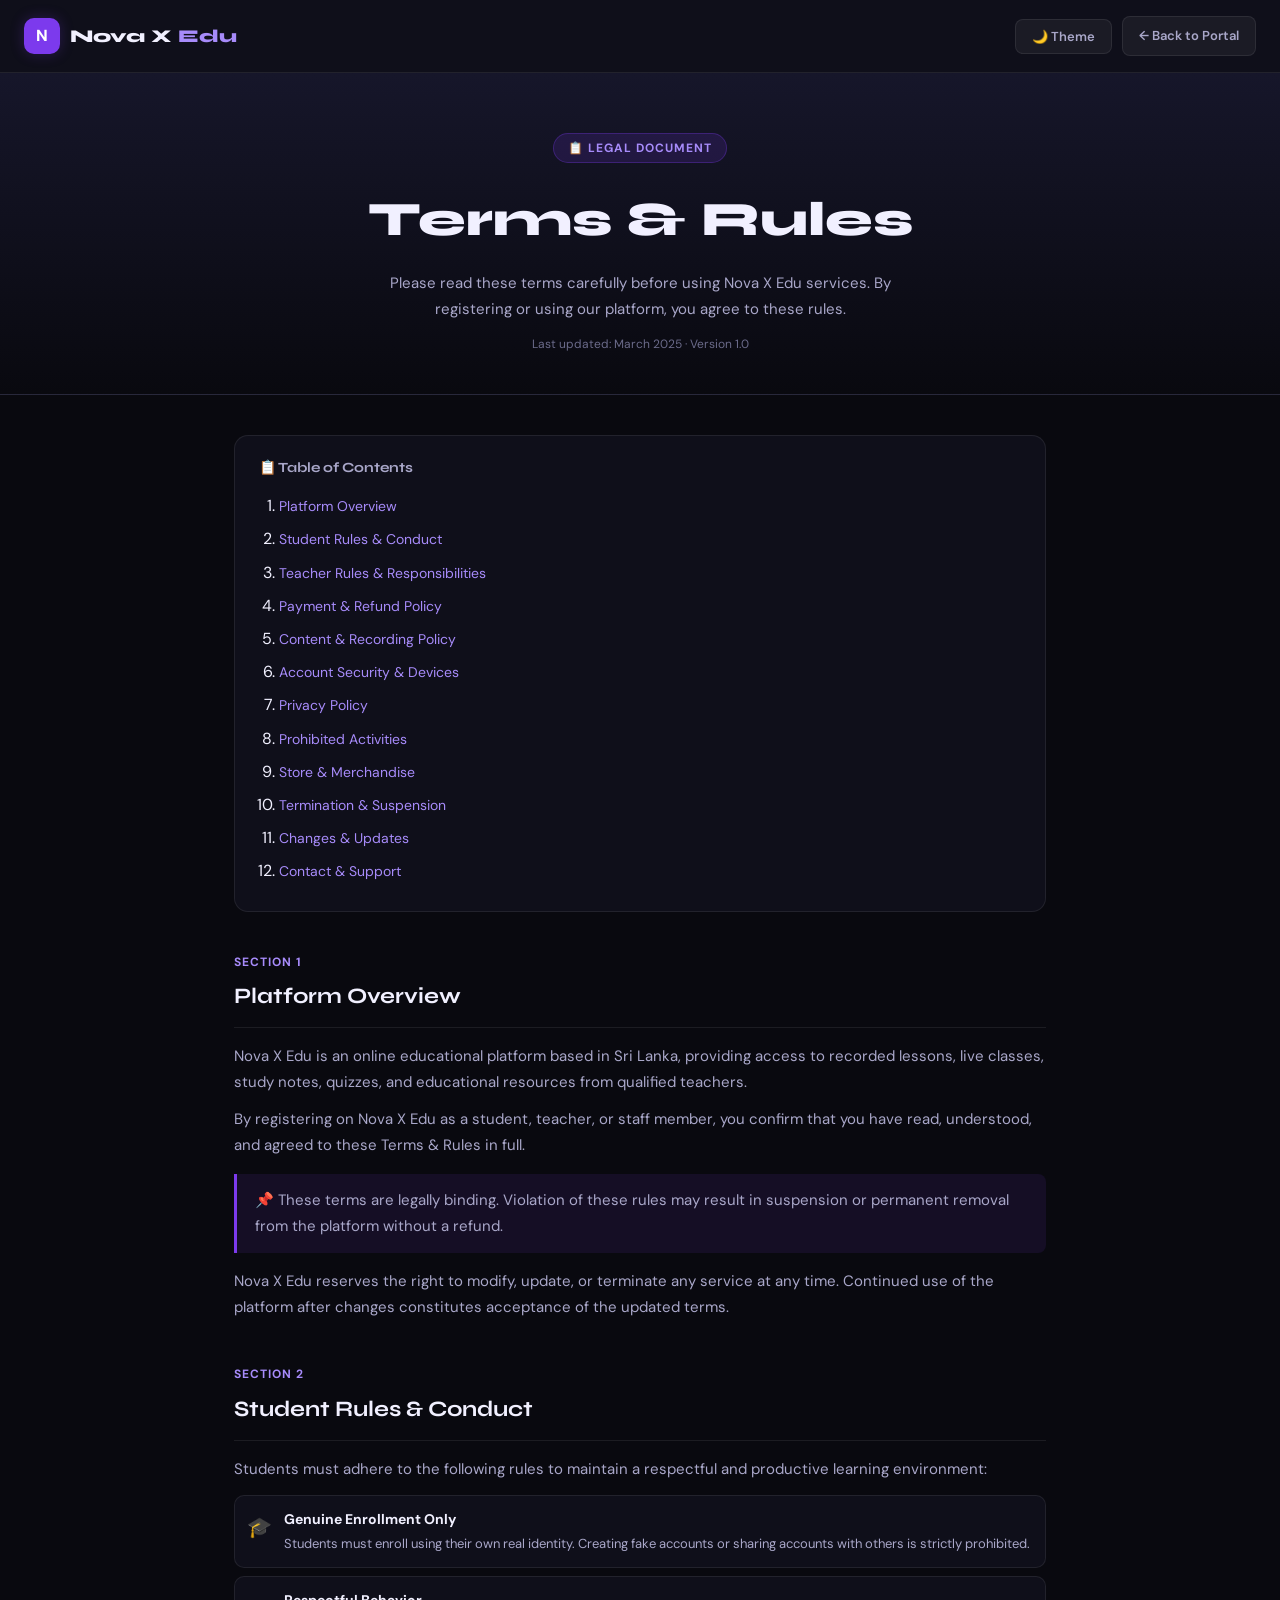
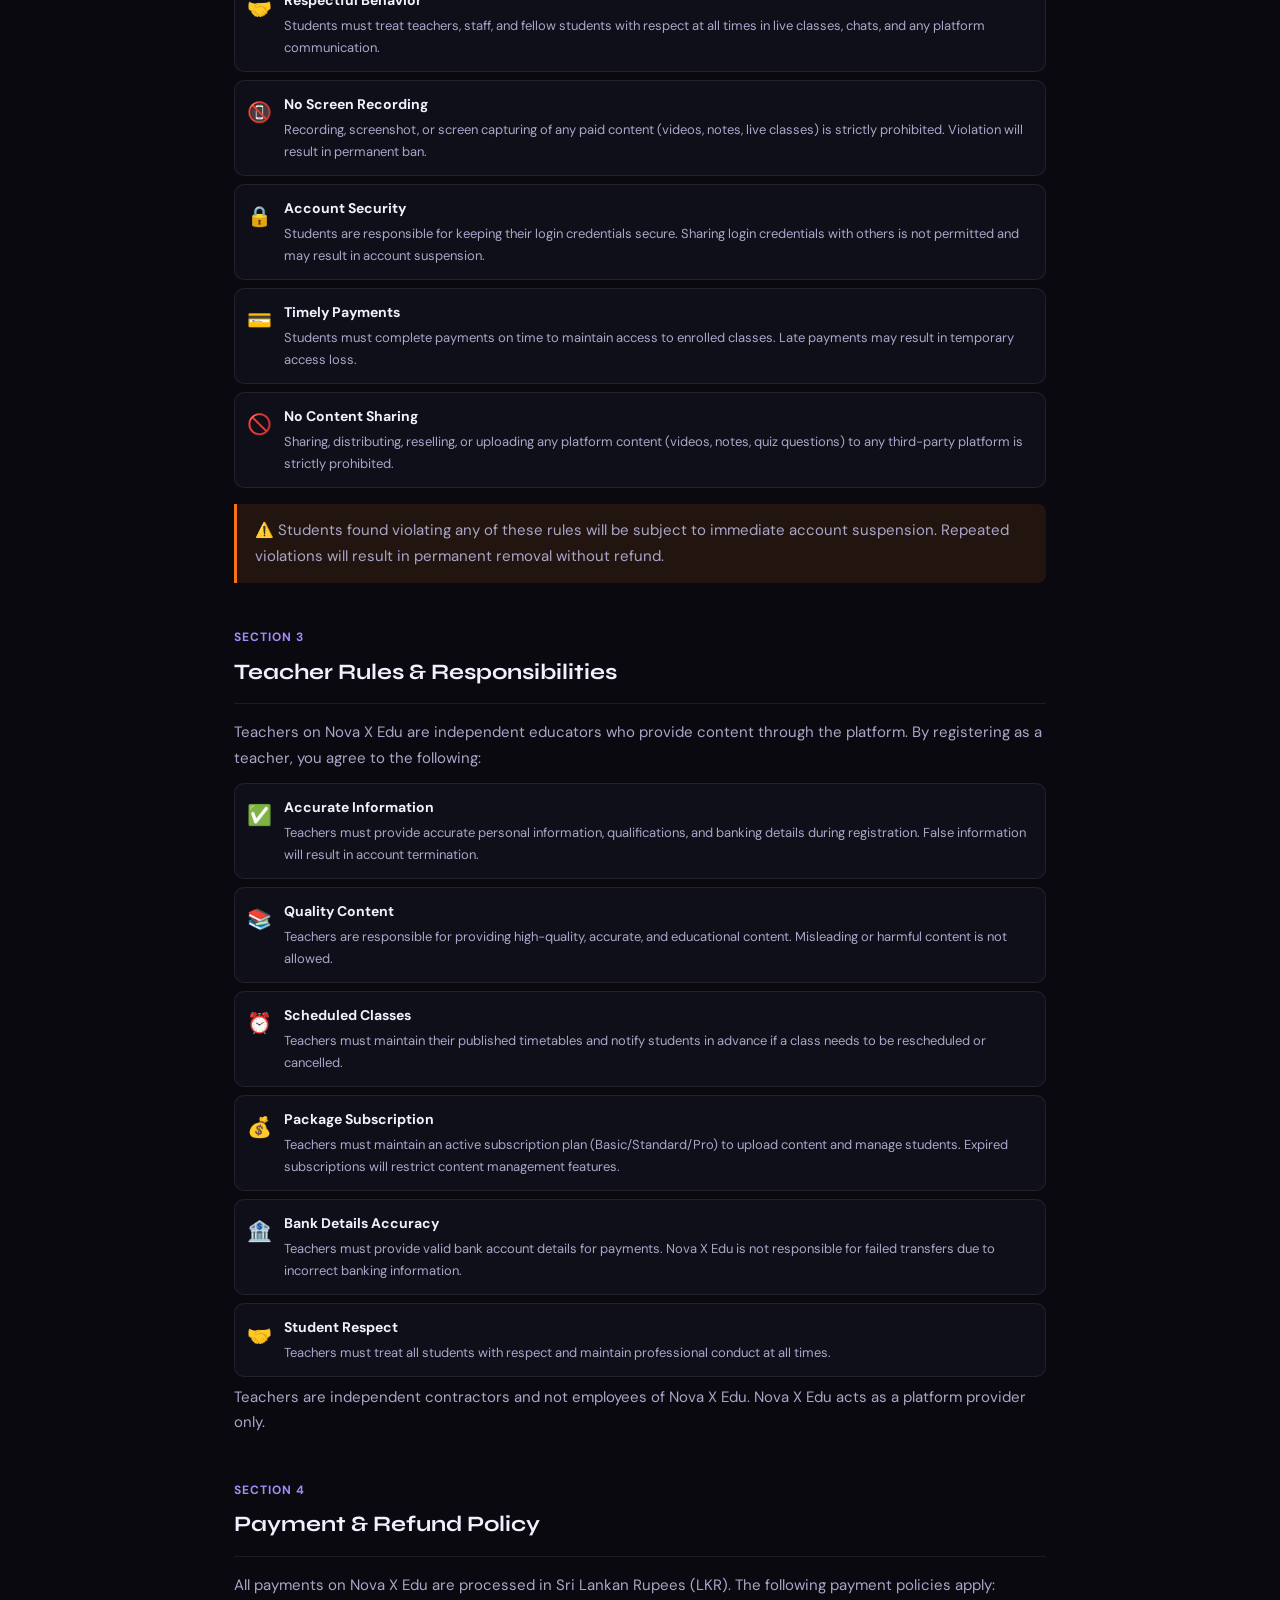
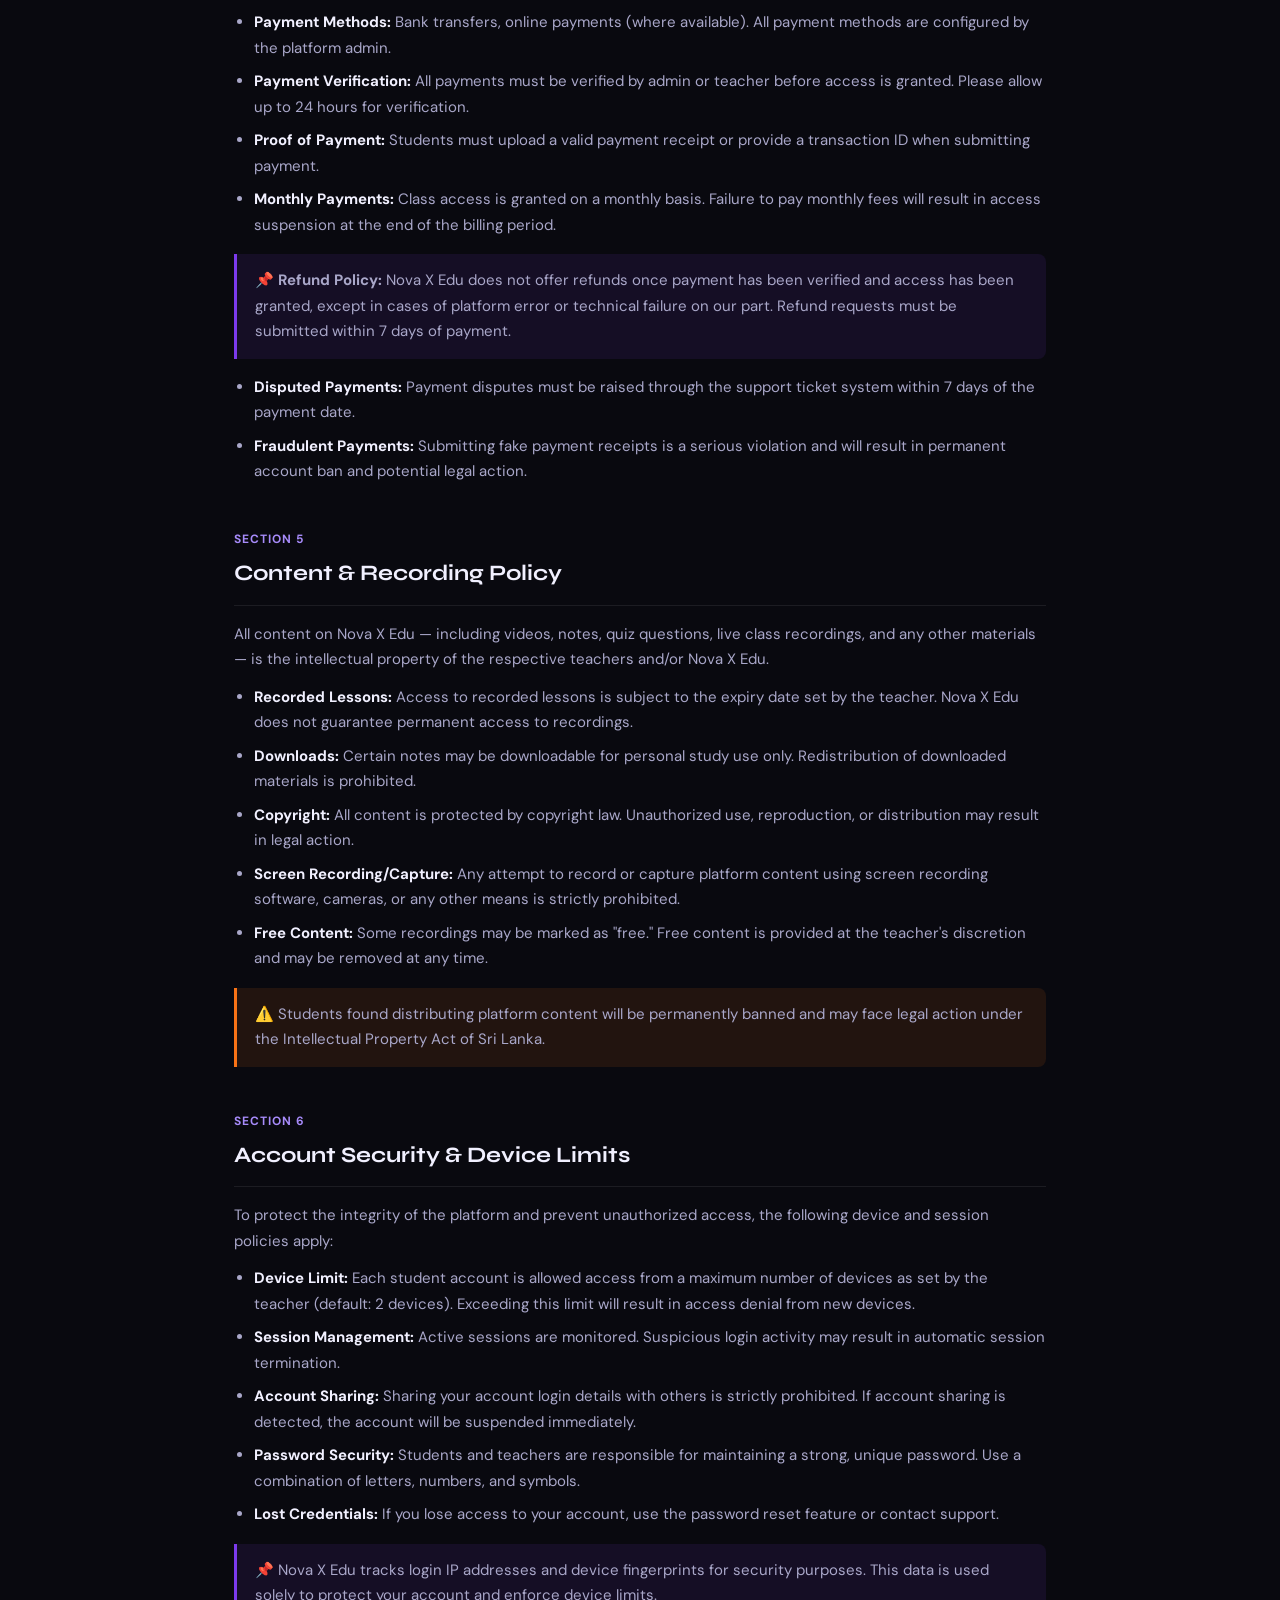
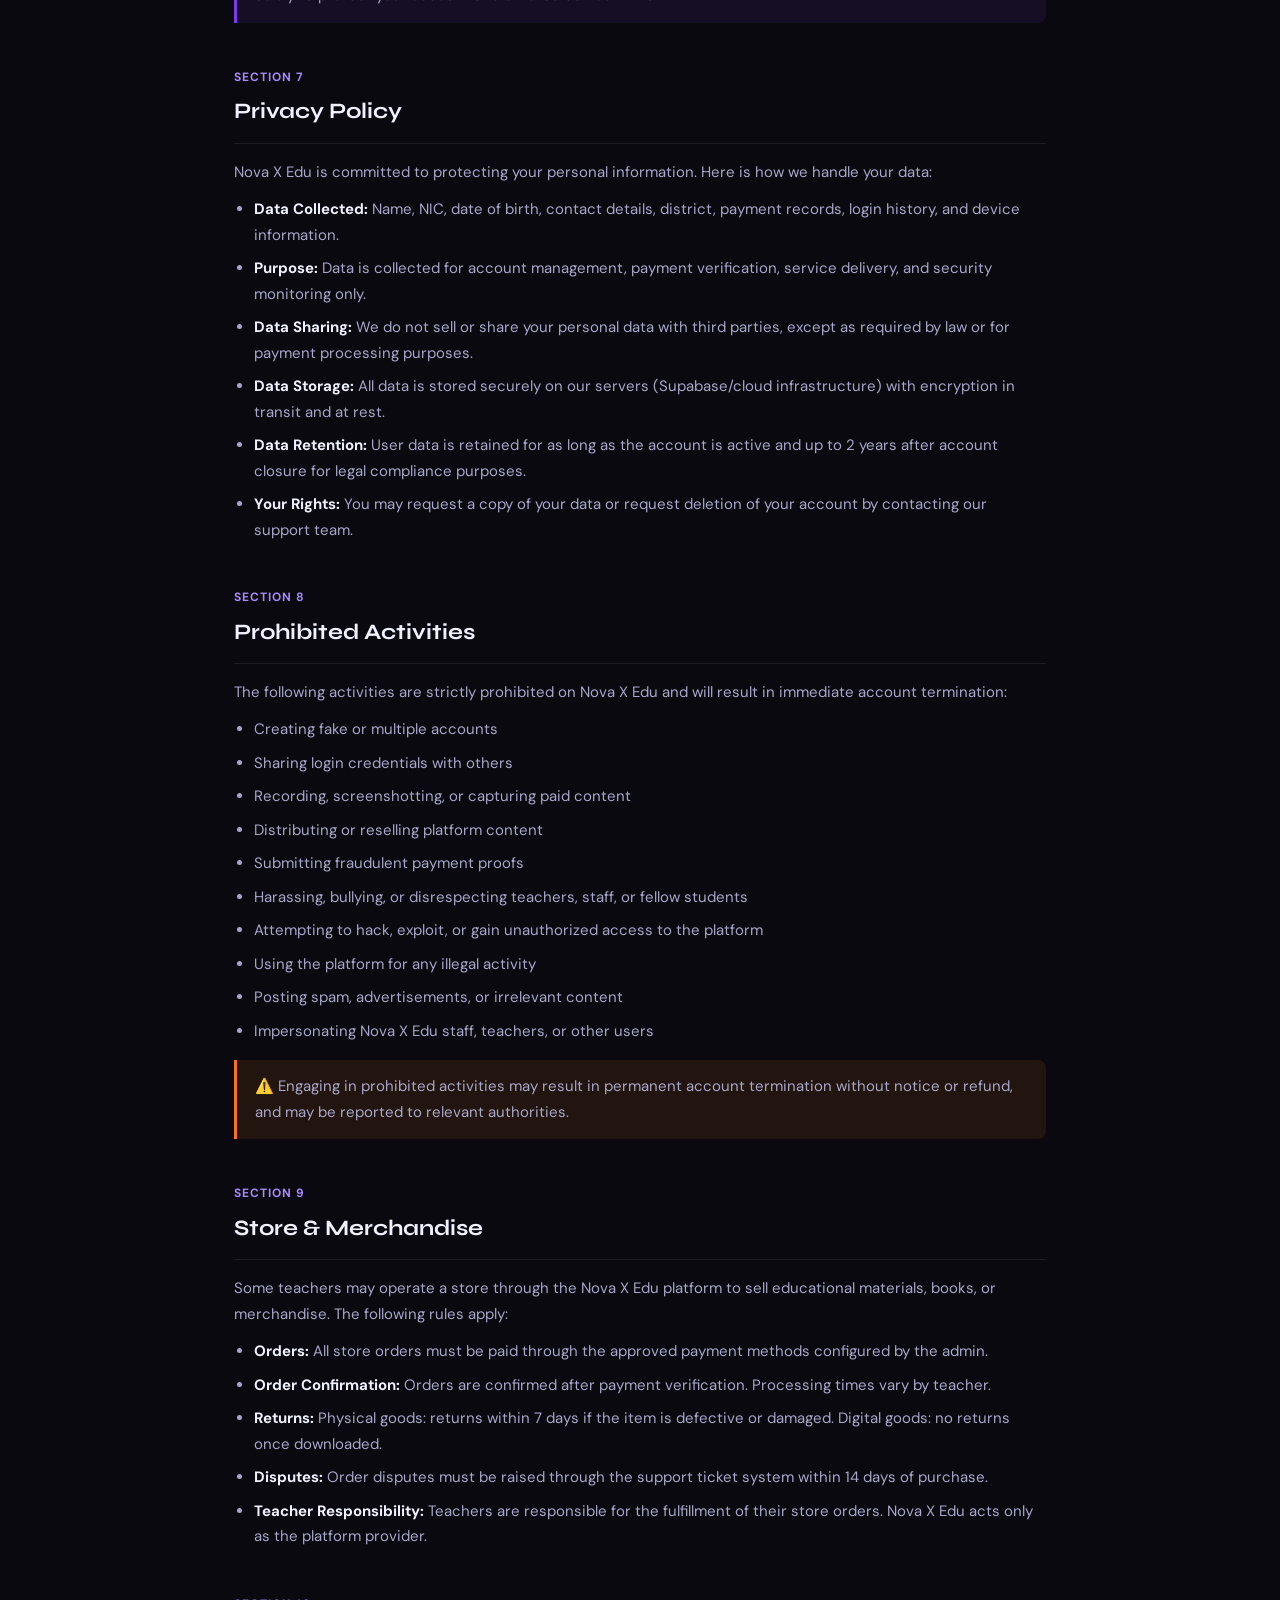
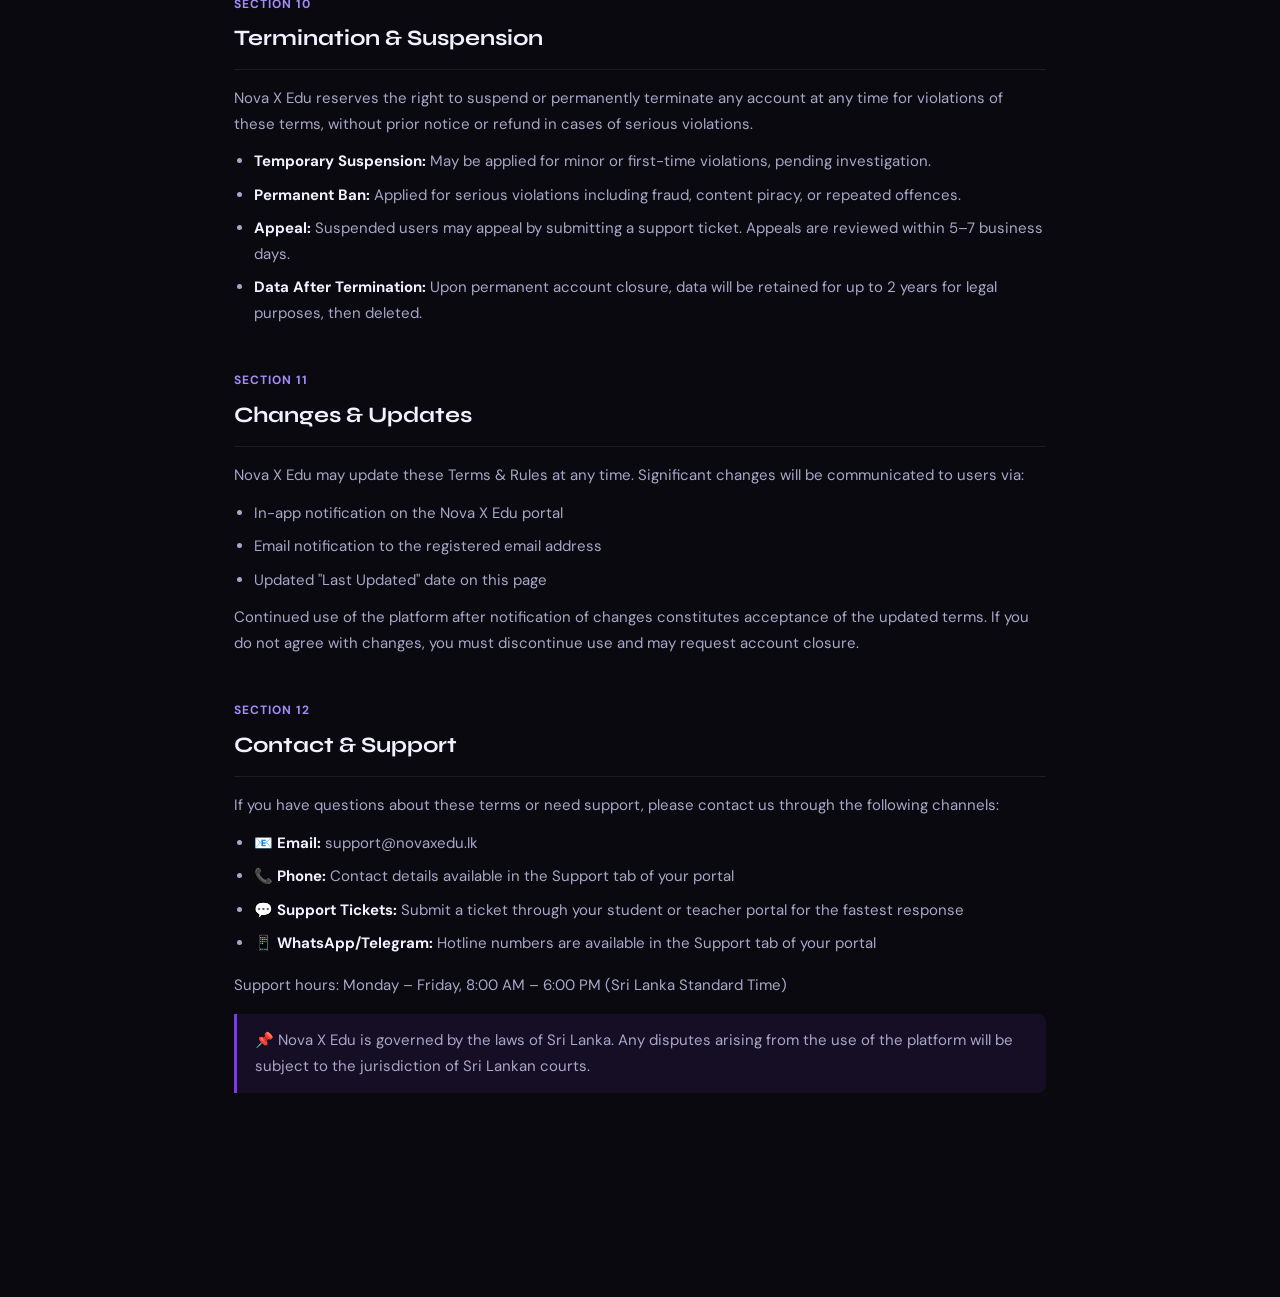
<file: rules.html>
<!DOCTYPE html>
<html lang="en" data-theme="dark">
<head>
  <meta charset="UTF-8" />
  <meta name="viewport" content="width=device-width, initial-scale=1.0" />
  <title>Terms & Rules — Nova X Edu</title>
  <link rel="preconnect" href="https://fonts.googleapis.com" />
  <link href="https://fonts.googleapis.com/css2?family=Syne:wght@400;600;700;800&family=DM+Sans:ital,wght@0,300;0,400;0,500;1,300&display=swap" rel="stylesheet" />
  <style>
    :root { --brand: #7C3AED; --brand-light: #A78BFA; --brand-glow: rgba(124,58,237,0.25); }
    [data-theme="dark"] {
      --bg: #09090F; --bg2: #0F0F1A; --bg3: #16162A;
      --border: rgba(255,255,255,0.08); --text: #F1F0FF; --text2: #A9A7C9; --text3: #6B6B8A;
    }
    [data-theme="light"] {
      --bg: #F4F3FF; --bg2: #FFFFFF; --bg3: #EDE9FE;
      --border: rgba(0,0,0,0.08); --text: #1A1133; --text2: #4C3D8A; --text3: #7C6FAF;
    }
    *, *::before, *::after { box-sizing: border-box; margin: 0; padding: 0; }
    body { font-family: 'DM Sans', sans-serif; background: var(--bg); color: var(--text); line-height: 1.7; }
    h1,h2,h3 { font-family: 'Syne', sans-serif; }

    header {
      background: var(--bg2); border-bottom: 1px solid var(--border);
      padding: 16px 24px; display: flex; align-items: center; justify-content: space-between; position: sticky; top: 0; z-index: 10;
    }
    .logo { display: flex; align-items: center; gap: 10px; text-decoration: none; color: inherit; }
    .logo-icon { width: 36px; height: 36px; border-radius: 10px; background: var(--brand); display: flex; align-items: center; justify-content: center; font-size: 16px; font-weight: 800; color: white; box-shadow: 0 0 14px var(--brand-glow); }
    .logo-text { font-family: 'Syne', sans-serif; font-weight: 800; font-size: 18px; }
    .logo-text span { color: var(--brand-light); }
    .header-actions { display: flex; gap: 10px; align-items: center; }
    .btn { display: inline-flex; align-items: center; gap: 6px; padding: 8px 16px; border-radius: 8px; font-size: 13px; font-weight: 600; cursor: pointer; border: none; font-family: inherit; transition: all 0.2s; text-decoration: none; }
    .btn-ghost { background: rgba(255,255,255,0.05); color: var(--text2); border: 1px solid var(--border); }
    .btn-ghost:hover { color: var(--text); background: rgba(255,255,255,0.1); }
    .btn-primary { background: var(--brand); color: white; box-shadow: 0 4px 14px var(--brand-glow); }
    .btn-primary:hover { filter: brightness(1.1); }

    .hero {
      text-align: center; padding: 60px 24px 40px;
      background: linear-gradient(180deg, var(--bg3) 0%, var(--bg) 100%);
      border-bottom: 1px solid var(--border);
    }
    .hero-badge { display: inline-flex; align-items: center; gap: 6px; background: rgba(124,58,237,0.15); color: var(--brand-light); border: 1px solid rgba(124,58,237,0.3); border-radius: 20px; padding: 4px 14px; font-size: 12px; font-weight: 700; letter-spacing: 1px; text-transform: uppercase; margin-bottom: 16px; }
    .hero h1 { font-size: clamp(28px,5vw,48px); font-weight: 800; margin-bottom: 10px; }
    .hero p { color: var(--text2); font-size: 15px; max-width: 560px; margin: 0 auto; }
    .last-updated { margin-top: 12px; font-size: 12px; color: var(--text3); }

    .container { max-width: 860px; margin: 0 auto; padding: 40px 24px 80px; }

    .toc { background: var(--bg2); border: 1px solid var(--border); border-radius: 14px; padding: 20px 24px; margin-bottom: 40px; }
    .toc h3 { font-size: 14px; font-weight: 700; margin-bottom: 12px; color: var(--text2); }
    .toc ol { padding-left: 20px; }
    .toc li { margin: 6px 0; }
    .toc a { color: var(--brand-light); font-size: 14px; text-decoration: none; }
    .toc a:hover { text-decoration: underline; }

    .section { margin-bottom: 44px; scroll-margin-top: 80px; }
    .section-num { font-size: 12px; font-weight: 700; color: var(--brand-light); text-transform: uppercase; letter-spacing: 1px; margin-bottom: 6px; }
    .section h2 { font-size: 22px; font-weight: 700; margin-bottom: 16px; padding-bottom: 12px; border-bottom: 1px solid var(--border); }
    .section p { color: var(--text2); font-size: 15px; margin-bottom: 12px; }
    .section ul, .section ol { padding-left: 20px; margin-bottom: 12px; }
    .section li { color: var(--text2); font-size: 15px; margin: 8px 0; }
    .section li b { color: var(--text); }

    .highlight { background: rgba(124,58,237,0.1); border-left: 3px solid var(--brand); border-radius: 0 8px 8px 0; padding: 14px 18px; margin: 16px 0; }
    .highlight p { margin: 0; }
    .warn-box { background: rgba(249,115,22,0.1); border-left: 3px solid #F97316; border-radius: 0 8px 8px 0; padding: 14px 18px; margin: 16px 0; }
    .warn-box p { margin: 0; color: var(--text2); }

    .rule-item { display: flex; gap: 12px; align-items: flex-start; padding: 12px; border-radius: 10px; border: 1px solid var(--border); margin-bottom: 8px; background: var(--bg2); }
    .rule-icon { font-size: 20px; flex-shrink: 0; margin-top: 2px; }
    .rule-title { font-weight: 700; font-size: 14px; margin-bottom: 2px; }
    .rule-desc { font-size: 13px; color: var(--text2); }

    .agree-bar { position: fixed; bottom: 0; left: 0; right: 0; background: var(--bg2); border-top: 1px solid var(--border); padding: 14px 24px; display: flex; align-items: center; justify-content: space-between; gap: 16px; z-index: 10; }
    .agree-bar p { font-size: 13px; color: var(--text2); }
    .agree-actions { display: flex; gap: 10px; flex-shrink: 0; }

    @media (max-width: 600px) {
      .agree-bar { flex-direction: column; text-align: center; }
    }

    ::-webkit-scrollbar { width: 6px; }
    ::-webkit-scrollbar-track { background: transparent; }
    ::-webkit-scrollbar-thumb { background: var(--border); border-radius: 3px; }
  </style>
</head>
<body>

<header>
  <a href="index.html" class="logo">
    <div class="logo-icon">N</div>
    <div class="logo-text">Nova X <span>Edu</span></div>
  </a>
  <div class="header-actions">
    <button class="btn btn-ghost" onclick="toggleTheme()">🌙 Theme</button>
    <a href="index.html" class="btn btn-ghost">← Back to Portal</a>
  </div>
</header>

<div class="hero">
  <div class="hero-badge">📋 Legal Document</div>
  <h1>Terms & Rules</h1>
  <p>Please read these terms carefully before using Nova X Edu services. By registering or using our platform, you agree to these rules.</p>
  <div class="last-updated">Last updated: March 2025 · Version 1.0</div>
</div>

<div class="container">

  <!-- TABLE OF CONTENTS -->
  <div class="toc">
    <h3>📋 Table of Contents</h3>
    <ol>
      <li><a href="#s1">Platform Overview</a></li>
      <li><a href="#s2">Student Rules & Conduct</a></li>
      <li><a href="#s3">Teacher Rules & Responsibilities</a></li>
      <li><a href="#s4">Payment & Refund Policy</a></li>
      <li><a href="#s5">Content & Recording Policy</a></li>
      <li><a href="#s6">Account Security & Devices</a></li>
      <li><a href="#s7">Privacy Policy</a></li>
      <li><a href="#s8">Prohibited Activities</a></li>
      <li><a href="#s9">Store & Merchandise</a></li>
      <li><a href="#s10">Termination & Suspension</a></li>
      <li><a href="#s11">Changes & Updates</a></li>
      <li><a href="#s12">Contact & Support</a></li>
    </ol>
  </div>

  <!-- SECTION 1 -->
  <div class="section" id="s1">
    <div class="section-num">Section 1</div>
    <h2>Platform Overview</h2>
    <p>Nova X Edu is an online educational platform based in Sri Lanka, providing access to recorded lessons, live classes, study notes, quizzes, and educational resources from qualified teachers.</p>
    <p>By registering on Nova X Edu as a student, teacher, or staff member, you confirm that you have read, understood, and agreed to these Terms & Rules in full.</p>
    <div class="highlight">
      <p>📌 These terms are legally binding. Violation of these rules may result in suspension or permanent removal from the platform without a refund.</p>
    </div>
    <p>Nova X Edu reserves the right to modify, update, or terminate any service at any time. Continued use of the platform after changes constitutes acceptance of the updated terms.</p>
  </div>

  <!-- SECTION 2 -->
  <div class="section" id="s2">
    <div class="section-num">Section 2</div>
    <h2>Student Rules & Conduct</h2>
    <p>Students must adhere to the following rules to maintain a respectful and productive learning environment:</p>

    <div class="rule-item">
      <div class="rule-icon">🎓</div>
      <div><div class="rule-title">Genuine Enrollment Only</div><div class="rule-desc">Students must enroll using their own real identity. Creating fake accounts or sharing accounts with others is strictly prohibited.</div></div>
    </div>
    <div class="rule-item">
      <div class="rule-icon">🤝</div>
      <div><div class="rule-title">Respectful Behavior</div><div class="rule-desc">Students must treat teachers, staff, and fellow students with respect at all times in live classes, chats, and any platform communication.</div></div>
    </div>
    <div class="rule-item">
      <div class="rule-icon">📵</div>
      <div><div class="rule-title">No Screen Recording</div><div class="rule-desc">Recording, screenshot, or screen capturing of any paid content (videos, notes, live classes) is strictly prohibited. Violation will result in permanent ban.</div></div>
    </div>
    <div class="rule-item">
      <div class="rule-icon">🔒</div>
      <div><div class="rule-title">Account Security</div><div class="rule-desc">Students are responsible for keeping their login credentials secure. Sharing login credentials with others is not permitted and may result in account suspension.</div></div>
    </div>
    <div class="rule-item">
      <div class="rule-icon">💳</div>
      <div><div class="rule-title">Timely Payments</div><div class="rule-desc">Students must complete payments on time to maintain access to enrolled classes. Late payments may result in temporary access loss.</div></div>
    </div>
    <div class="rule-item">
      <div class="rule-icon">🚫</div>
      <div><div class="rule-title">No Content Sharing</div><div class="rule-desc">Sharing, distributing, reselling, or uploading any platform content (videos, notes, quiz questions) to any third-party platform is strictly prohibited.</div></div>
    </div>

    <div class="warn-box">
      <p>⚠️ Students found violating any of these rules will be subject to immediate account suspension. Repeated violations will result in permanent removal without refund.</p>
    </div>
  </div>

  <!-- SECTION 3 -->
  <div class="section" id="s3">
    <div class="section-num">Section 3</div>
    <h2>Teacher Rules & Responsibilities</h2>
    <p>Teachers on Nova X Edu are independent educators who provide content through the platform. By registering as a teacher, you agree to the following:</p>

    <div class="rule-item">
      <div class="rule-icon">✅</div>
      <div><div class="rule-title">Accurate Information</div><div class="rule-desc">Teachers must provide accurate personal information, qualifications, and banking details during registration. False information will result in account termination.</div></div>
    </div>
    <div class="rule-item">
      <div class="rule-icon">📚</div>
      <div><div class="rule-title">Quality Content</div><div class="rule-desc">Teachers are responsible for providing high-quality, accurate, and educational content. Misleading or harmful content is not allowed.</div></div>
    </div>
    <div class="rule-item">
      <div class="rule-icon">⏰</div>
      <div><div class="rule-title">Scheduled Classes</div><div class="rule-desc">Teachers must maintain their published timetables and notify students in advance if a class needs to be rescheduled or cancelled.</div></div>
    </div>
    <div class="rule-item">
      <div class="rule-icon">💰</div>
      <div><div class="rule-title">Package Subscription</div><div class="rule-desc">Teachers must maintain an active subscription plan (Basic/Standard/Pro) to upload content and manage students. Expired subscriptions will restrict content management features.</div></div>
    </div>
    <div class="rule-item">
      <div class="rule-icon">🏦</div>
      <div><div class="rule-title">Bank Details Accuracy</div><div class="rule-desc">Teachers must provide valid bank account details for payments. Nova X Edu is not responsible for failed transfers due to incorrect banking information.</div></div>
    </div>
    <div class="rule-item">
      <div class="rule-icon">🤝</div>
      <div><div class="rule-title">Student Respect</div><div class="rule-desc">Teachers must treat all students with respect and maintain professional conduct at all times.</div></div>
    </div>

    <p>Teachers are independent contractors and not employees of Nova X Edu. Nova X Edu acts as a platform provider only.</p>
  </div>

  <!-- SECTION 4 -->
  <div class="section" id="s4">
    <div class="section-num">Section 4</div>
    <h2>Payment & Refund Policy</h2>
    <p>All payments on Nova X Edu are processed in Sri Lankan Rupees (LKR). The following payment policies apply:</p>

    <ul>
      <li><b>Payment Methods:</b> Bank transfers, online payments (where available). All payment methods are configured by the platform admin.</li>
      <li><b>Payment Verification:</b> All payments must be verified by admin or teacher before access is granted. Please allow up to 24 hours for verification.</li>
      <li><b>Proof of Payment:</b> Students must upload a valid payment receipt or provide a transaction ID when submitting payment.</li>
      <li><b>Monthly Payments:</b> Class access is granted on a monthly basis. Failure to pay monthly fees will result in access suspension at the end of the billing period.</li>
    </ul>

    <div class="highlight">
      <p>📌 <b>Refund Policy:</b> Nova X Edu does not offer refunds once payment has been verified and access has been granted, except in cases of platform error or technical failure on our part. Refund requests must be submitted within 7 days of payment.</p>
    </div>

    <ul>
      <li><b>Disputed Payments:</b> Payment disputes must be raised through the support ticket system within 7 days of the payment date.</li>
      <li><b>Fraudulent Payments:</b> Submitting fake payment receipts is a serious violation and will result in permanent account ban and potential legal action.</li>
    </ul>
  </div>

  <!-- SECTION 5 -->
  <div class="section" id="s5">
    <div class="section-num">Section 5</div>
    <h2>Content & Recording Policy</h2>
    <p>All content on Nova X Edu — including videos, notes, quiz questions, live class recordings, and any other materials — is the intellectual property of the respective teachers and/or Nova X Edu.</p>

    <ul>
      <li><b>Recorded Lessons:</b> Access to recorded lessons is subject to the expiry date set by the teacher. Nova X Edu does not guarantee permanent access to recordings.</li>
      <li><b>Downloads:</b> Certain notes may be downloadable for personal study use only. Redistribution of downloaded materials is prohibited.</li>
      <li><b>Copyright:</b> All content is protected by copyright law. Unauthorized use, reproduction, or distribution may result in legal action.</li>
      <li><b>Screen Recording/Capture:</b> Any attempt to record or capture platform content using screen recording software, cameras, or any other means is strictly prohibited.</li>
      <li><b>Free Content:</b> Some recordings may be marked as "free." Free content is provided at the teacher's discretion and may be removed at any time.</li>
    </ul>

    <div class="warn-box">
      <p>⚠️ Students found distributing platform content will be permanently banned and may face legal action under the Intellectual Property Act of Sri Lanka.</p>
    </div>
  </div>

  <!-- SECTION 6 -->
  <div class="section" id="s6">
    <div class="section-num">Section 6</div>
    <h2>Account Security & Device Limits</h2>
    <p>To protect the integrity of the platform and prevent unauthorized access, the following device and session policies apply:</p>

    <ul>
      <li><b>Device Limit:</b> Each student account is allowed access from a maximum number of devices as set by the teacher (default: 2 devices). Exceeding this limit will result in access denial from new devices.</li>
      <li><b>Session Management:</b> Active sessions are monitored. Suspicious login activity may result in automatic session termination.</li>
      <li><b>Account Sharing:</b> Sharing your account login details with others is strictly prohibited. If account sharing is detected, the account will be suspended immediately.</li>
      <li><b>Password Security:</b> Students and teachers are responsible for maintaining a strong, unique password. Use a combination of letters, numbers, and symbols.</li>
      <li><b>Lost Credentials:</b> If you lose access to your account, use the password reset feature or contact support.</li>
    </ul>

    <div class="highlight">
      <p>📌 Nova X Edu tracks login IP addresses and device fingerprints for security purposes. This data is used solely to protect your account and enforce device limits.</p>
    </div>
  </div>

  <!-- SECTION 7 -->
  <div class="section" id="s7">
    <div class="section-num">Section 7</div>
    <h2>Privacy Policy</h2>
    <p>Nova X Edu is committed to protecting your personal information. Here is how we handle your data:</p>

    <ul>
      <li><b>Data Collected:</b> Name, NIC, date of birth, contact details, district, payment records, login history, and device information.</li>
      <li><b>Purpose:</b> Data is collected for account management, payment verification, service delivery, and security monitoring only.</li>
      <li><b>Data Sharing:</b> We do not sell or share your personal data with third parties, except as required by law or for payment processing purposes.</li>
      <li><b>Data Storage:</b> All data is stored securely on our servers (Supabase/cloud infrastructure) with encryption in transit and at rest.</li>
      <li><b>Data Retention:</b> User data is retained for as long as the account is active and up to 2 years after account closure for legal compliance purposes.</li>
      <li><b>Your Rights:</b> You may request a copy of your data or request deletion of your account by contacting our support team.</li>
    </ul>
  </div>

  <!-- SECTION 8 -->
  <div class="section" id="s8">
    <div class="section-num">Section 8</div>
    <h2>Prohibited Activities</h2>
    <p>The following activities are strictly prohibited on Nova X Edu and will result in immediate account termination:</p>

    <ul>
      <li>Creating fake or multiple accounts</li>
      <li>Sharing login credentials with others</li>
      <li>Recording, screenshotting, or capturing paid content</li>
      <li>Distributing or reselling platform content</li>
      <li>Submitting fraudulent payment proofs</li>
      <li>Harassing, bullying, or disrespecting teachers, staff, or fellow students</li>
      <li>Attempting to hack, exploit, or gain unauthorized access to the platform</li>
      <li>Using the platform for any illegal activity</li>
      <li>Posting spam, advertisements, or irrelevant content</li>
      <li>Impersonating Nova X Edu staff, teachers, or other users</li>
    </ul>

    <div class="warn-box">
      <p>⚠️ Engaging in prohibited activities may result in permanent account termination without notice or refund, and may be reported to relevant authorities.</p>
    </div>
  </div>

  <!-- SECTION 9 -->
  <div class="section" id="s9">
    <div class="section-num">Section 9</div>
    <h2>Store & Merchandise</h2>
    <p>Some teachers may operate a store through the Nova X Edu platform to sell educational materials, books, or merchandise. The following rules apply:</p>

    <ul>
      <li><b>Orders:</b> All store orders must be paid through the approved payment methods configured by the admin.</li>
      <li><b>Order Confirmation:</b> Orders are confirmed after payment verification. Processing times vary by teacher.</li>
      <li><b>Returns:</b> Physical goods: returns within 7 days if the item is defective or damaged. Digital goods: no returns once downloaded.</li>
      <li><b>Disputes:</b> Order disputes must be raised through the support ticket system within 14 days of purchase.</li>
      <li><b>Teacher Responsibility:</b> Teachers are responsible for the fulfillment of their store orders. Nova X Edu acts only as the platform provider.</li>
    </ul>
  </div>

  <!-- SECTION 10 -->
  <div class="section" id="s10">
    <div class="section-num">Section 10</div>
    <h2>Termination & Suspension</h2>
    <p>Nova X Edu reserves the right to suspend or permanently terminate any account at any time for violations of these terms, without prior notice or refund in cases of serious violations.</p>

    <ul>
      <li><b>Temporary Suspension:</b> May be applied for minor or first-time violations, pending investigation.</li>
      <li><b>Permanent Ban:</b> Applied for serious violations including fraud, content piracy, or repeated offences.</li>
      <li><b>Appeal:</b> Suspended users may appeal by submitting a support ticket. Appeals are reviewed within 5–7 business days.</li>
      <li><b>Data After Termination:</b> Upon permanent account closure, data will be retained for up to 2 years for legal purposes, then deleted.</li>
    </ul>
  </div>

  <!-- SECTION 11 -->
  <div class="section" id="s11">
    <div class="section-num">Section 11</div>
    <h2>Changes & Updates</h2>
    <p>Nova X Edu may update these Terms & Rules at any time. Significant changes will be communicated to users via:</p>
    <ul>
      <li>In-app notification on the Nova X Edu portal</li>
      <li>Email notification to the registered email address</li>
      <li>Updated "Last Updated" date on this page</li>
    </ul>
    <p>Continued use of the platform after notification of changes constitutes acceptance of the updated terms. If you do not agree with changes, you must discontinue use and may request account closure.</p>
  </div>

  <!-- SECTION 12 -->
  <div class="section" id="s12">
    <div class="section-num">Section 12</div>
    <h2>Contact & Support</h2>
    <p>If you have questions about these terms or need support, please contact us through the following channels:</p>
    <ul>
      <li>📧 <b>Email:</b> support@novaxedu.lk</li>
      <li>📞 <b>Phone:</b> Contact details available in the Support tab of your portal</li>
      <li>💬 <b>Support Tickets:</b> Submit a ticket through your student or teacher portal for the fastest response</li>
      <li>📱 <b>WhatsApp/Telegram:</b> Hotline numbers are available in the Support tab of your portal</li>
    </ul>
    <p style="margin-top:16px">Support hours: Monday – Friday, 8:00 AM – 6:00 PM (Sri Lanka Standard Time)</p>

    <div class="highlight">
      <p>📌 Nova X Edu is governed by the laws of Sri Lanka. Any disputes arising from the use of the platform will be subject to the jurisdiction of Sri Lankan courts.</p>
    </div>
  </div>

  <div style="height:80px"></div>
</div>

<!-- AGREE BAR (shown if accessed from checkout flow) -->
<div class="agree-bar" id="agree-bar" style="display:none">
  <p>By clicking "I Agree", you confirm that you have read and understood all Terms & Rules above.</p>
  <div class="agree-actions">
    <button class="btn btn-ghost" onclick="decline()">Decline</button>
    <button class="btn btn-primary" onclick="agree()">✓ I Agree & Continue</button>
  </div>
</div>

<script>
  // Show agree bar if coming from checkout
  if (document.referrer.includes('student-portal') || new URLSearchParams(location.search).get('checkout') === '1') {
    document.getElementById('agree-bar').style.display = 'flex';
    document.body.style.paddingBottom = '70px';
  }

  function agree() {
    localStorage.setItem('novax_terms_agreed', 'true');
    history.back();
  }
  function decline() { history.back(); }

  function toggleTheme() {
    const next = document.documentElement.dataset.theme === 'dark' ? 'light' : 'dark';
    document.documentElement.dataset.theme = next;
    localStorage.setItem('theme', next);
  }
  if (localStorage.getItem('theme')) document.documentElement.dataset.theme = localStorage.getItem('theme');

  // Smooth scroll for TOC links
  document.querySelectorAll('.toc a').forEach(a => {
    a.addEventListener('click', e => {
      e.preventDefault();
      const target = document.querySelector(a.getAttribute('href'));
      if (target) target.scrollIntoView({ behavior: 'smooth' });
    });
  });
</script>
</body>
</html>
</file>
